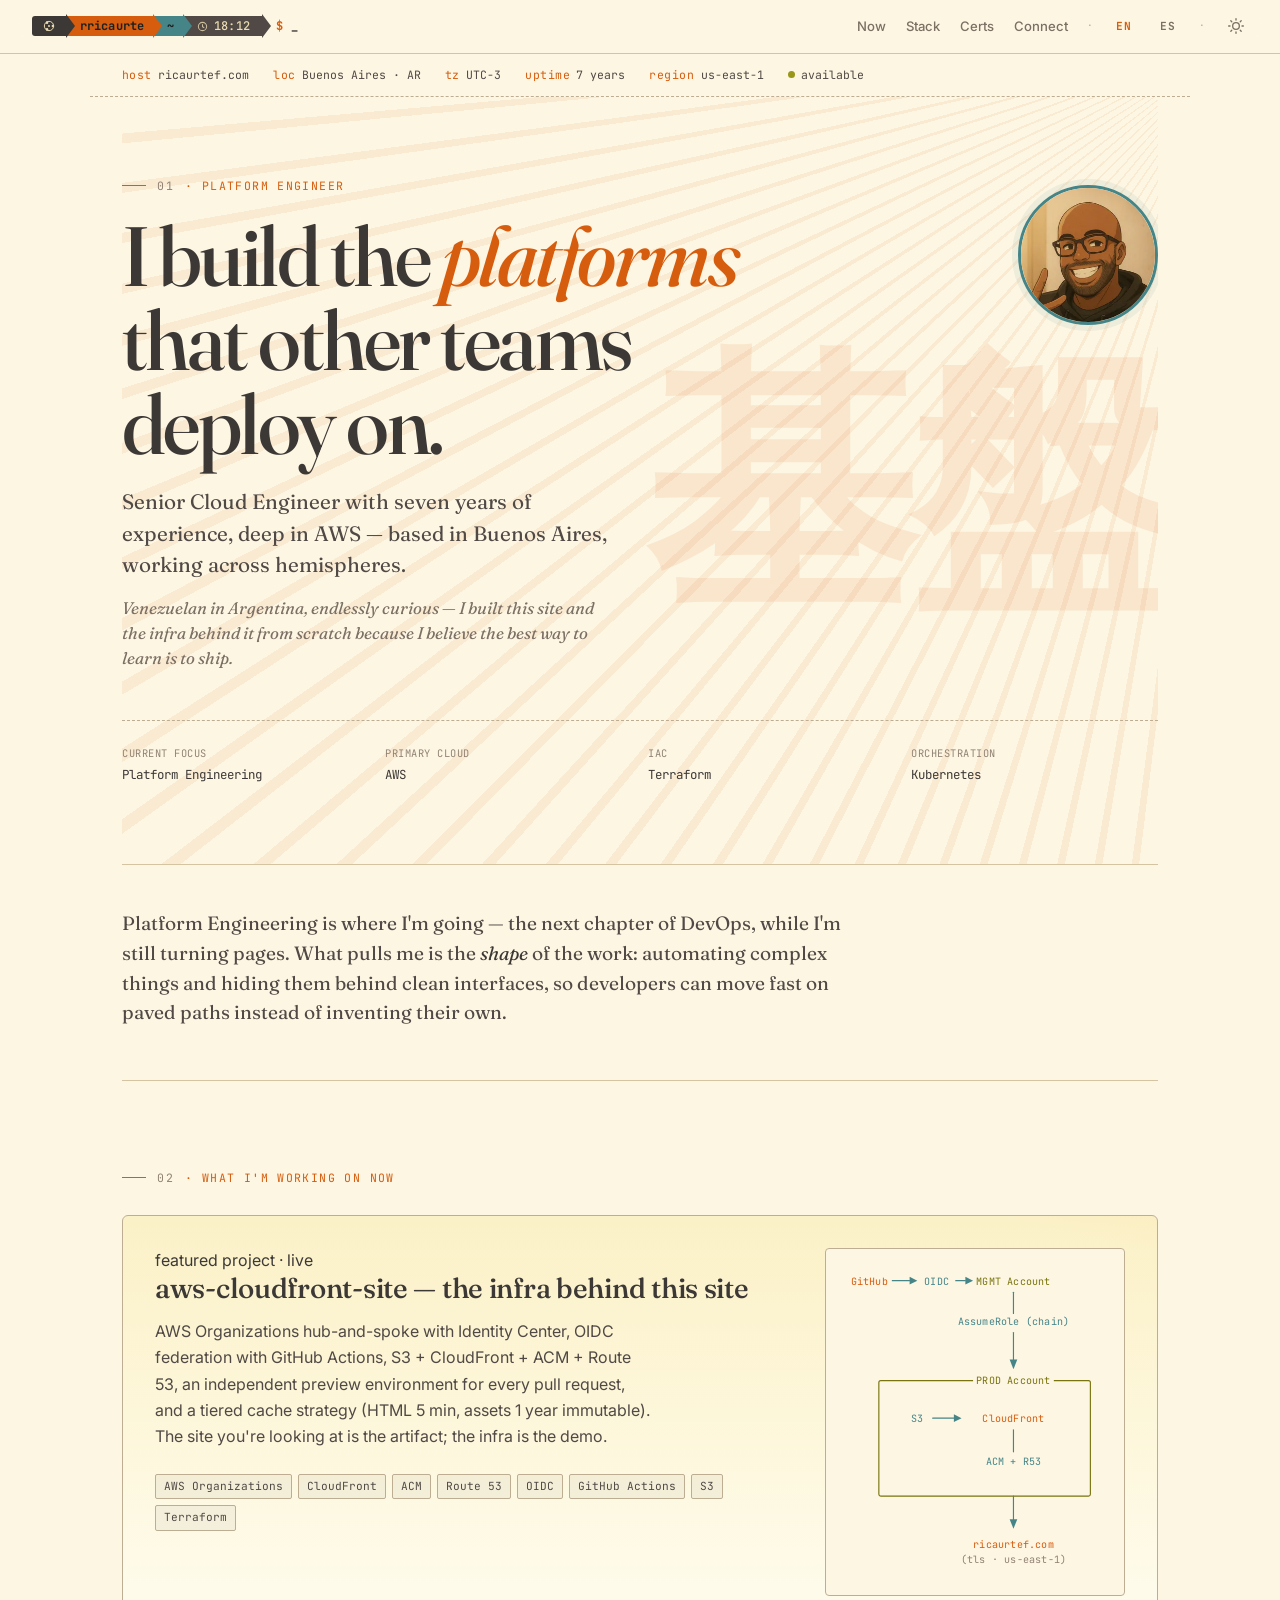
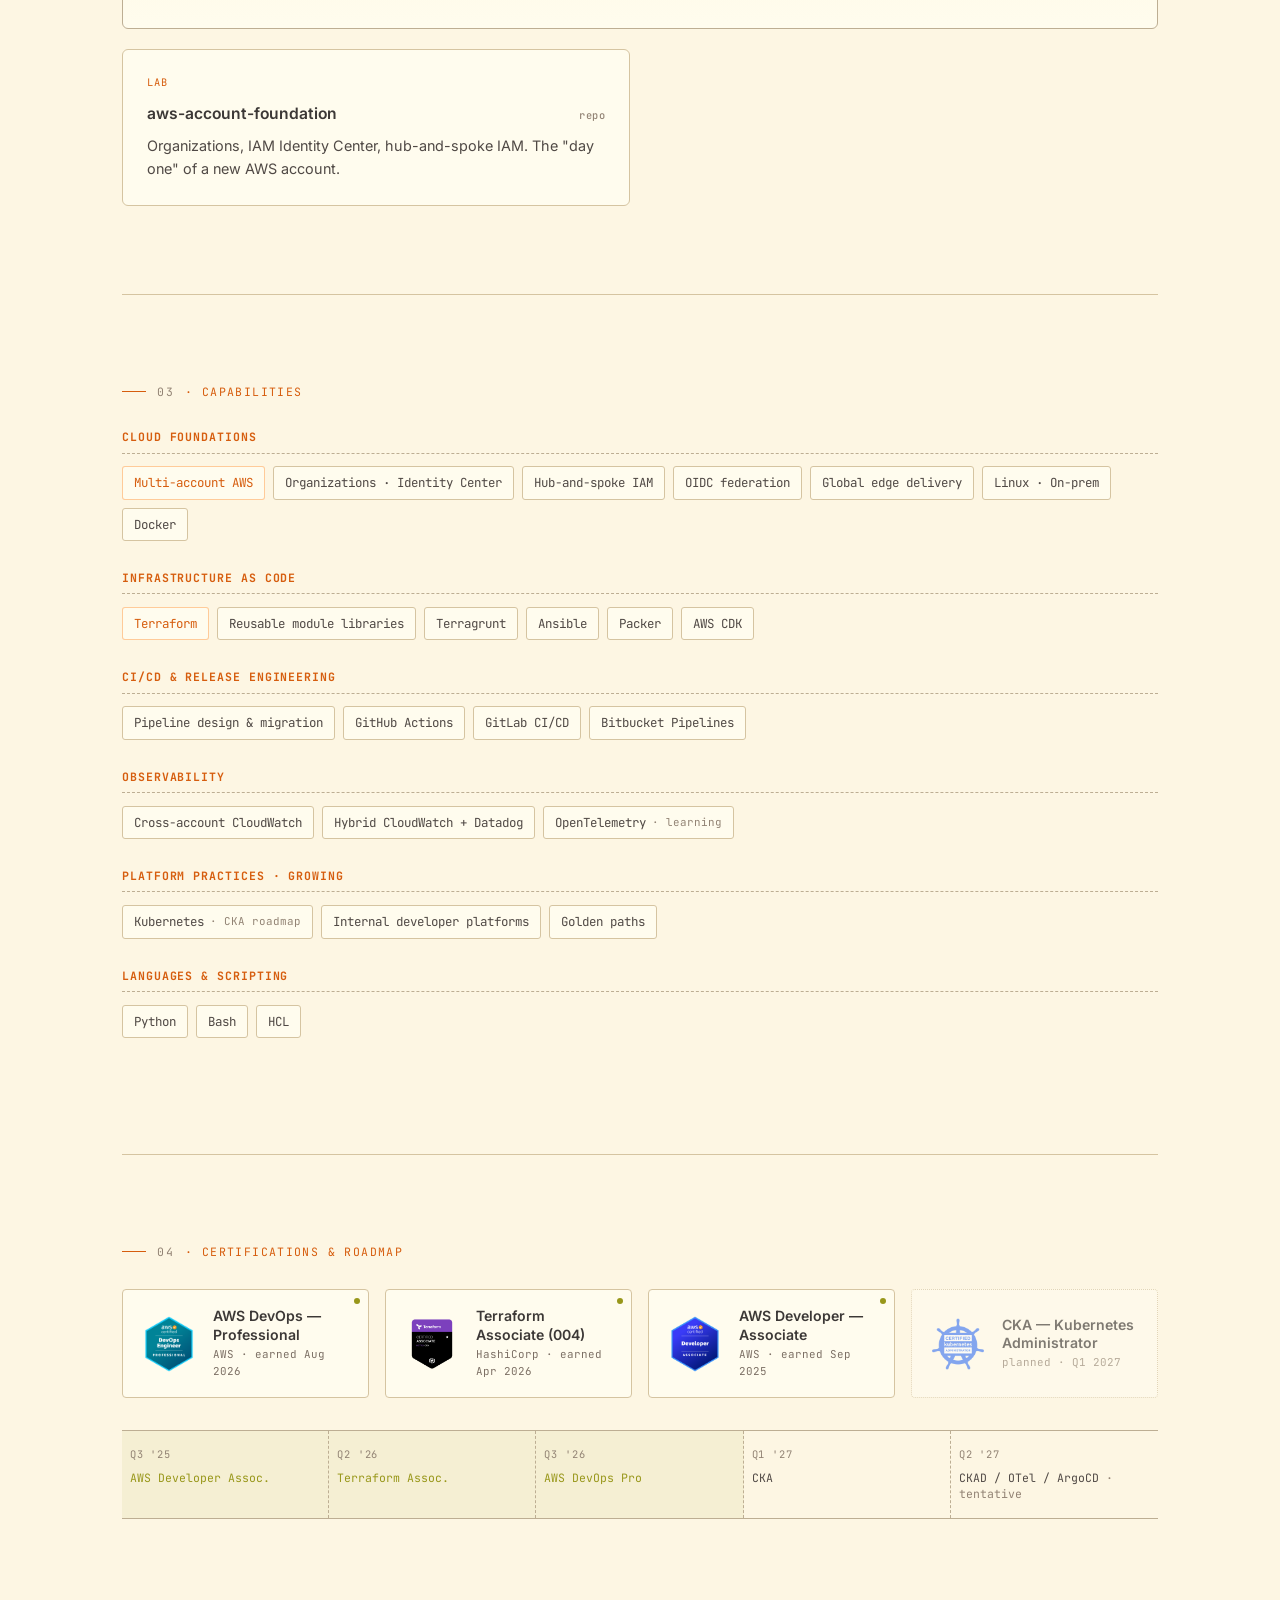
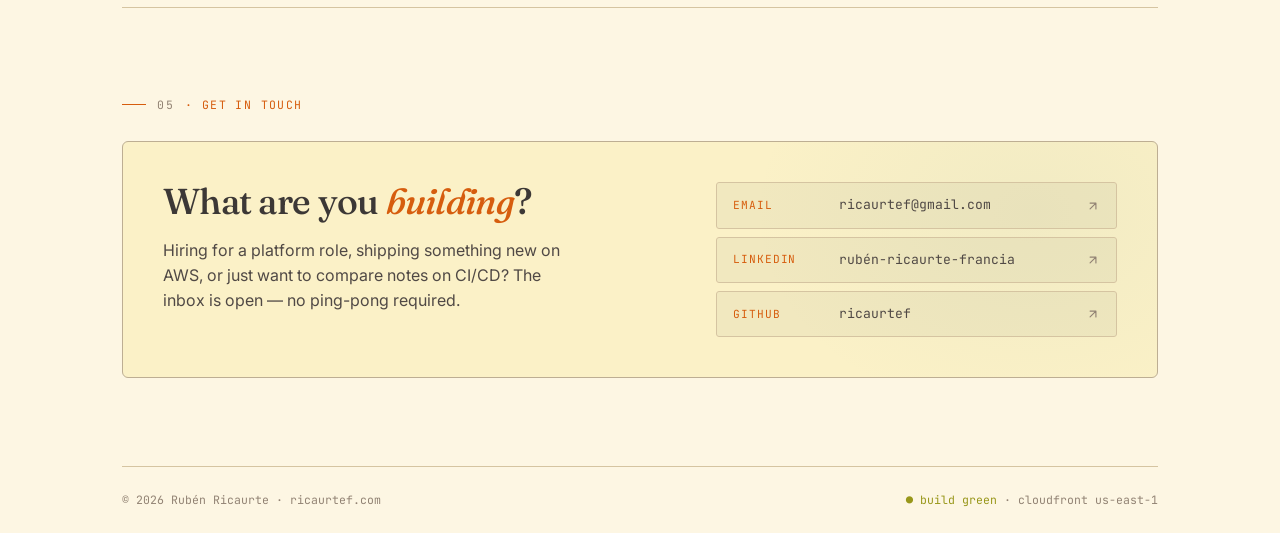
<file: index.html>
<!DOCTYPE html>
<html lang="en">
<head>
  <meta charset="UTF-8" />
  <meta name="viewport" content="width=device-width, initial-scale=1.0" />
  <title>Rubén Ricaurte — Platform Engineer</title>
  <meta name="description" content="Senior Cloud Engineer, seven years in AWS and heading toward Platform Engineering. The site you're on is the artifact; the infra behind it is the demo." />

  <link rel="canonical" href="https://ricaurtef.com/" />
  <link rel="alternate" hreflang="en" href="https://ricaurtef.com/" />
  <link rel="alternate" hreflang="es" href="https://ricaurtef.com/es/" />
  <link rel="alternate" hreflang="x-default" href="https://ricaurtef.com/" />

  <!-- Open Graph -->
  <meta property="og:type" content="website" />
  <meta property="og:url" content="https://ricaurtef.com/" />
  <meta property="og:title" content="Rubén Ricaurte — Platform Engineer" />
  <meta property="og:description" content="Senior Cloud Engineer, seven years in AWS and heading toward Platform Engineering. The site you're on is the artifact; the infra behind it is the demo." />
  <meta property="og:image" content="https://ricaurtef.com/img/og.jpg" />

  <!-- Twitter Card -->
  <meta name="twitter:card" content="summary_large_image" />
  <meta name="twitter:title" content="Rubén Ricaurte — Platform Engineer" />
  <meta name="twitter:description" content="Senior Cloud Engineer, seven years in AWS and heading toward Platform Engineering. The site you're on is the artifact; the infra behind it is the demo." />
  <meta name="twitter:image" content="https://ricaurtef.com/img/og.jpg" />

  <link rel="icon" type="image/svg+xml" href="img/favicon.svg" />
  <link rel="preconnect" href="https://fonts.googleapis.com" />
  <link rel="preconnect" href="https://fonts.gstatic.com" crossorigin />
  <link href="https://fonts.googleapis.com/css2?family=Fraunces:ital,opsz,wght@0,9..144,500;0,9..144,600;1,9..144,500&family=Inter:wght@300;400;500;600;700&family=JetBrains+Mono:wght@400;500;600;700&display=swap" rel="stylesheet" />
  <link rel="stylesheet" href="style.css" />
  <script src="theme.js"></script>
</head>
<body>

  <!-- ═══════════════════ HEADER ═══════════════════ -->
  <header class="header">
    <a href="#intro" class="prompt-logo" aria-label="ricaurtef.com — back to top">
      <span class="seg s1" aria-hidden="true" title="Ubuntu">
        <!-- Ubuntu circle-of-friends (cream on charcoal for legibility) -->
        <svg viewBox="0 0 16 16" fill="none">
          <circle cx="8"    cy="8"    r="6.2" stroke="#ebdbb2" stroke-width="1.3" fill="none"/>
          <circle cx="13.2" cy="8"    r="1.7" fill="#ebdbb2"/>
          <circle cx="5.4"  cy="3.5"  r="1.7" fill="#ebdbb2"/>
          <circle cx="5.4"  cy="12.5" r="1.7" fill="#ebdbb2"/>
          <circle cx="8"    cy="8"    r="1.3" fill="#ebdbb2"/>
        </svg>
      </span>
      <span class="seg s2">rricaurte</span>
      <span class="seg s3 hide-sm">~</span>
      <span class="seg s4 hide-sm" id="clock-seg">
        <svg viewBox="0 0 16 16" fill="none" stroke="currentColor" stroke-width="1.5" stroke-linecap="round"><circle cx="8" cy="8" r="6"/><path d="M8 5v3.2l2 1.3"/></svg>
        <span id="clock-txt">--:--</span>
      </span>
      <span class="seg s5">$<span class="cursor">_</span></span>
    </a>

    <nav class="nav" aria-label="Primary">
      <a class="nav-link" href="#now">Now</a>
      <a class="nav-link" href="#stack">Stack</a>
      <a class="nav-link" href="#certs">Certs</a>
      <a class="nav-link" href="#connect">Connect</a>
      <span class="sep" aria-hidden="true">·</span>
      <span class="lang-switch active">EN</span>
      <a class="lang-switch" href="es/">ES</a>
      <span class="sep" aria-hidden="true">·</span>
      <button class="theme-toggle" onclick="toggleTheme()" aria-label="Toggle theme">
        <svg class="icon-sun" viewBox="0 0 24 24" fill="none" stroke="currentColor" stroke-width="2" stroke-linecap="round" stroke-linejoin="round">
          <circle cx="12" cy="12" r="5"/><line x1="12" y1="1" x2="12" y2="3"/><line x1="12" y1="21" x2="12" y2="23"/><line x1="4.22" y1="4.22" x2="5.64" y2="5.64"/><line x1="18.36" y1="18.36" x2="19.78" y2="19.78"/><line x1="1" y1="12" x2="3" y2="12"/><line x1="21" y1="12" x2="23" y2="12"/><line x1="4.22" y1="19.78" x2="5.64" y2="18.36"/><line x1="18.36" y1="5.64" x2="19.78" y2="4.22"/>
        </svg>
        <svg class="icon-moon" viewBox="0 0 24 24" fill="none" stroke="currentColor" stroke-width="2" stroke-linecap="round" stroke-linejoin="round">
          <path d="M21 12.79A9 9 0 1 1 11.21 3 7 7 0 0 0 21 12.79z"/>
        </svg>
      </button>
    </nav>
  </header>

  <!-- ═══════════════════ NEOFETCH STRIP ═══════════════════ -->
  <div class="neofetch-strip" aria-label="status">
    <span class="nf"><span class="k">host</span><span class="v">ricaurtef.com</span></span>
    <span class="nf"><span class="k">loc</span><span class="v">Buenos Aires · AR</span></span>
    <span class="nf"><span class="k">tz</span><span class="v">UTC−3</span></span>
    <span class="nf"><span class="k">uptime</span><span class="v">7 years</span></span>
    <span class="nf"><span class="k">region</span><span class="v">us-east-1</span></span>
    <span class="nf"><span class="pulse"></span><span class="v">available</span></span>
  </div>

  <div class="wrap">

    <!-- ═══════════════════ HERO ═══════════════════ -->
    <section class="hero" id="intro">
      <p class="watermark" aria-hidden="true">基盤</p>
      <div class="hero-inner">
        <div class="hero-intro">
          <div class="eyebrow"><span class="num">01</span> · platform engineer</div>
          <h1>I build the <em>platforms</em> that other teams deploy on.</h1>
          <p class="lede">
            Senior Cloud Engineer with seven years of experience, deep in AWS —
            based in Buenos Aires, working across hemispheres.
          </p>
          <p class="lede">
            Venezuelan in Argentina, endlessly curious — I built this site and
            the infra behind it from scratch because I believe the best way to
            learn is to ship.
          </p>
        </div>
        <img class="hero-avatar" src="img/avatar.webp" alt="Rubén Ricaurte" />
      </div>

      <div class="hero-meta">
        <div class="cell"><div class="k">Current focus</div><div class="v">Platform Engineering</div></div>
        <div class="cell"><div class="k">Primary cloud</div><div class="v">AWS</div></div>
        <div class="cell"><div class="k">IaC</div><div class="v">Terraform</div></div>
        <div class="cell"><div class="k">Orchestration</div><div class="v">Kubernetes</div></div>
      </div>
    </section>

    <!-- ═══════════════════ APPROACH ═══════════════════ -->
    <aside class="approach" aria-label="approach">
      <p>
        Platform Engineering is where I'm going — the next chapter of DevOps,
        while I'm still turning pages. What pulls me is the <em>shape</em> of the
        work: automating complex things and hiding them behind clean interfaces,
        so developers can move fast on paved paths instead of inventing their
        own.
      </p>
    </aside>

    <!-- ═══════════════════ NOW ═══════════════════ -->
    <section id="now">
      <div class="eyebrow"><span class="num">02</span> · what I'm working on now</div>

      <div class="now-grid">

        <div class="feature">
          <div>
            <div class="kicker">featured project · live</div>
            <h3>aws-cloudfront-site — the infra behind this site</h3>
            <p class="lede">
              AWS Organizations hub-and-spoke with Identity Center, OIDC
              federation with GitHub Actions, S3 + CloudFront + ACM + Route 53,
              an independent preview environment for every pull request, and a
              tiered cache strategy (HTML 5 min, assets 1 year immutable).
              The site you're looking at is the artifact; the infra is the demo.
            </p>
            <div class="stack">
              <span class="chip">AWS Organizations</span>
              <span class="chip">CloudFront</span>
              <span class="chip">ACM</span>
              <span class="chip">Route 53</span>
              <span class="chip">OIDC</span>
              <span class="chip">GitHub Actions</span>
              <span class="chip">S3</span>
              <span class="chip">Terraform</span>
            </div>
          </div>
<svg class="arch-svg" viewBox="0 0 280 330" role="img" aria-labelledby="arch-title-en arch-desc-en">
  <title id="arch-title-en">aws-cloudfront-site architecture</title>
  <desc id="arch-desc-en">GitHub Actions federates via OIDC into the management AWS account, chains roles into the production account hosting S3 behind CloudFront with ACM and Route 53, serving ricaurtef.com over TLS in us-east-1.</desc>

  <text class="t hl" x="30" y="22" text-anchor="middle">GitHub</text>
  <line class="s" x1="54" y1="18" x2="72" y2="18"/>
  <polygon class="a" points="72,14 80,18 72,22"/>
  <text class="t" x="100" y="22" text-anchor="middle">OIDC</text>
  <line class="s" x1="120" y1="18" x2="130" y2="18"/>
  <polygon class="a" points="130,14 138,18 130,22"/>
  <text class="t hl-g" x="180" y="22" text-anchor="middle">MGMT Account</text>

  <line class="s" x1="180" y1="30" x2="180" y2="52"/>
  <text class="t" x="180" y="64" text-anchor="middle">AssumeRole (chain)</text>
  <line class="s" x1="180" y1="72" x2="180" y2="102"/>
  <polygon class="a" points="176,100 184,100 180,110"/>

  <rect class="s s-g" x="40" y="122" width="220" height="120" rx="2"/>
  <rect class="bg-mask" x="138" y="116" width="84" height="12"/>
  <text class="t hl-g" x="180" y="125" text-anchor="middle">PROD Account</text>

  <text class="t" x="80" y="165" text-anchor="middle">S3</text>
  <line class="s" x1="96" y1="161" x2="118" y2="161"/>
  <polygon class="a" points="118,157 126,161 118,165"/>
  <text class="t hl" x="180" y="165" text-anchor="middle">CloudFront</text>

  <line class="s" x1="180" y1="173" x2="180" y2="196"/>
  <text class="t" x="180" y="210" text-anchor="middle">ACM + R53</text>

  <line class="s" x1="180" y1="242" x2="180" y2="268"/>
  <polygon class="a" points="176,266 184,266 180,276"/>

  <text class="t hl" x="180" y="296" text-anchor="middle">ricaurtef.com</text>
  <text class="t dim" x="180" y="312" text-anchor="middle">(tls · us-east-1)</text>
</svg>
        </div>

        <a class="card half" href="https://github.com/ricaurtef/aws-account-foundation" target="_blank" rel="noopener noreferrer" style="text-decoration:none;">
          <div class="kicker">lab</div>
          <h3>aws-account-foundation <span class="meta">repo</span></h3>
          <p>Organizations, IAM Identity Center, hub-and-spoke IAM. The "day one" of a new AWS account.</p>
        </a>

      </div>
    </section>

    <!-- ═══════════════════ STACK ═══════════════════ -->
    <section id="stack">
      <div class="eyebrow"><span class="num">03</span> · capabilities</div>

      <div class="skill-group">
        <h4>Cloud foundations</h4>
        <div class="skill-row">
          <span class="skill primary">Multi-account AWS</span>
          <span class="skill">Organizations · Identity Center</span>
          <span class="skill">Hub-and-spoke IAM</span>
          <span class="skill">OIDC federation</span>
          <span class="skill">Global edge delivery</span>
          <span class="skill">Linux · On-prem</span>
          <span class="skill">Docker</span>
        </div>
      </div>

      <div class="skill-group">
        <h4>Infrastructure as Code</h4>
        <div class="skill-row">
          <span class="skill primary">Terraform</span>
          <span class="skill">Reusable module libraries</span>
          <span class="skill">Terragrunt</span>
          <span class="skill">Ansible</span>
          <span class="skill">Packer</span>
          <span class="skill">AWS CDK</span>
        </div>
      </div>

      <div class="skill-group">
        <h4>CI/CD &amp; release engineering</h4>
        <div class="skill-row">
          <span class="skill">Pipeline design &amp; migration</span>
          <span class="skill">GitHub Actions</span>
          <span class="skill">GitLab CI/CD</span>
          <span class="skill">Bitbucket Pipelines</span>
        </div>
      </div>

      <div class="skill-group">
        <h4>Observability</h4>
        <div class="skill-row">
          <span class="skill">Cross-account CloudWatch</span>
          <span class="skill">Hybrid CloudWatch + Datadog</span>
          <span class="skill">OpenTelemetry <span class="lvl">· learning</span></span>
        </div>
      </div>

      <div class="skill-group">
        <h4>Platform practices <span class="lvl">· growing</span></h4>
        <div class="skill-row">
          <span class="skill">Kubernetes <span class="lvl">· CKA roadmap</span></span>
          <span class="skill">Internal developer platforms</span>
          <span class="skill">Golden paths</span>
        </div>
      </div>

      <div class="skill-group">
        <h4>Languages &amp; scripting</h4>
        <div class="skill-row">
          <span class="skill">Python</span>
          <span class="skill">Bash</span>
          <span class="skill">HCL</span>
        </div>
      </div>
    </section>

    <!-- ═══════════════════ CERTS ═══════════════════ -->
    <section id="certs">
      <div class="eyebrow"><span class="num">04</span> · certifications &amp; roadmap</div>

      <div class="cert-shelf">
        <a class="cert status-earned" href="https://www.credly.com/badges/eb69a50b-6191-4681-96ca-ad3ba64438e4/public_url" target="_blank" rel="noopener noreferrer">
          <span class="corner" aria-hidden="true"></span>
          <img src="img/certs/aws-devops-professional.png" alt="AWS Certified DevOps Engineer — Professional">
          <div>
            <div class="name">AWS DevOps — Professional</div>
            <div class="meta">AWS · earned Aug 2026</div>
          </div>
        </a>
        <a class="cert status-earned" href="https://www.credly.com/badges/6fa71384-4bfa-4c03-b66c-ac3dedd6403c/public_url" target="_blank" rel="noopener noreferrer">
          <span class="corner" aria-hidden="true"></span>
          <img src="img/certs/terraform-associate.png" alt="HashiCorp Certified: Terraform Associate (004)">
          <div>
            <div class="name">Terraform Associate (004)</div>
            <div class="meta">HashiCorp · earned Apr 2026</div>
          </div>
        </a>
        <a class="cert status-earned" href="https://www.credly.com/badges/abbc6a1b-775e-4097-94bd-52cd3ce60ea1/public_url" target="_blank" rel="noopener noreferrer">
          <span class="corner" aria-hidden="true"></span>
          <img src="img/certs/aws-developer-associate.png" alt="AWS Certified Developer — Associate">
          <div>
            <div class="name">AWS Developer — Associate</div>
            <div class="meta">AWS · earned Sep 2025</div>
          </div>
        </a>
        <div class="cert status-planned">
          <img src="img/certs/cka.png" alt="CKA: Certified Kubernetes Administrator">
          <div>
            <div class="name">CKA — Kubernetes Administrator</div>
            <div class="meta">planned · Q1 2027</div>
          </div>
        </div>
      </div>

      <div class="roadmap">
        <div class="roadmap-track">
          <div class="roadmap-cell done"><div class="q">Q3 '25</div><div class="item">AWS Developer Assoc.</div></div>
          <div class="roadmap-cell done"><div class="q">Q2 '26</div><div class="item">Terraform Assoc.</div></div>
          <div class="roadmap-cell done"><div class="q">Q3 '26</div><div class="item">AWS DevOps Pro</div></div>
          <div class="roadmap-cell"><div class="q">Q1 '27</div><div class="item">CKA</div></div>
          <div class="roadmap-cell"><div class="q">Q2 '27</div><div class="item">CKAD / OTel / ArgoCD <span class="tentative">· tentative</span></div></div>
        </div>
      </div>
    </section>

    <!-- ═══════════════════ CONNECT ═══════════════════ -->
    <section id="connect">
      <div class="eyebrow"><span class="num">05</span> · get in touch</div>

      <div class="connect-cta">
        <div>
          <h2>What are you <em>building</em>?</h2>
          <p>
            Hiring for a platform role, shipping something new on AWS, or just
            want to compare notes on CI/CD? The inbox is open — no ping-pong
            required.
          </p>
        </div>
        <div class="contact-list">
          <a class="contact-row" href="mailto:ricaurtef@gmail.com">
            <span class="k">email</span>
            <span class="v">ricaurtef@gmail.com</span>
            <svg viewBox="0 0 24 24" fill="none" stroke="currentColor" stroke-width="2"><path d="M7 17L17 7M17 7H7M17 7v10" stroke-linecap="round" stroke-linejoin="round"/></svg>
          </a>
          <a class="contact-row" href="https://linkedin.com/in/rubén-ricaurte-francia-0583b5127" target="_blank" rel="noopener noreferrer">
            <span class="k">linkedin</span>
            <span class="v">rubén-ricaurte-francia</span>
            <svg viewBox="0 0 24 24" fill="none" stroke="currentColor" stroke-width="2"><path d="M7 17L17 7M17 7H7M17 7v10" stroke-linecap="round" stroke-linejoin="round"/></svg>
          </a>
          <a class="contact-row" href="https://github.com/ricaurtef" target="_blank" rel="noopener noreferrer">
            <span class="k">github</span>
            <span class="v">ricaurtef</span>
            <svg viewBox="0 0 24 24" fill="none" stroke="currentColor" stroke-width="2"><path d="M7 17L17 7M17 7H7M17 7v10" stroke-linecap="round" stroke-linejoin="round"/></svg>
          </a>
        </div>
      </div>
    </section>

  </div>

  <!-- ═══════════════════ FOOT ═══════════════════ -->
  <footer class="foot">
    <div class="trail">&copy; 2026 Rubén Ricaurte · ricaurtef.com</div>
    <div class="build">
      <span class="ok">● build green</span>
      <span>·</span>
      <span>cloudfront us-east-1</span>
    </div>
  </footer>

  <script>
    (function () {
      function updateClock() {
        var d  = new Date();
        var hh = String(d.getHours()).padStart(2, '0');
        var mm = String(d.getMinutes()).padStart(2, '0');
        var el = document.getElementById('clock-txt');
        if (el) el.textContent = hh + ':' + mm;
      }
      updateClock();
      setInterval(updateClock, 30000);
    })();
  </script>

</body>
</html>
</file>
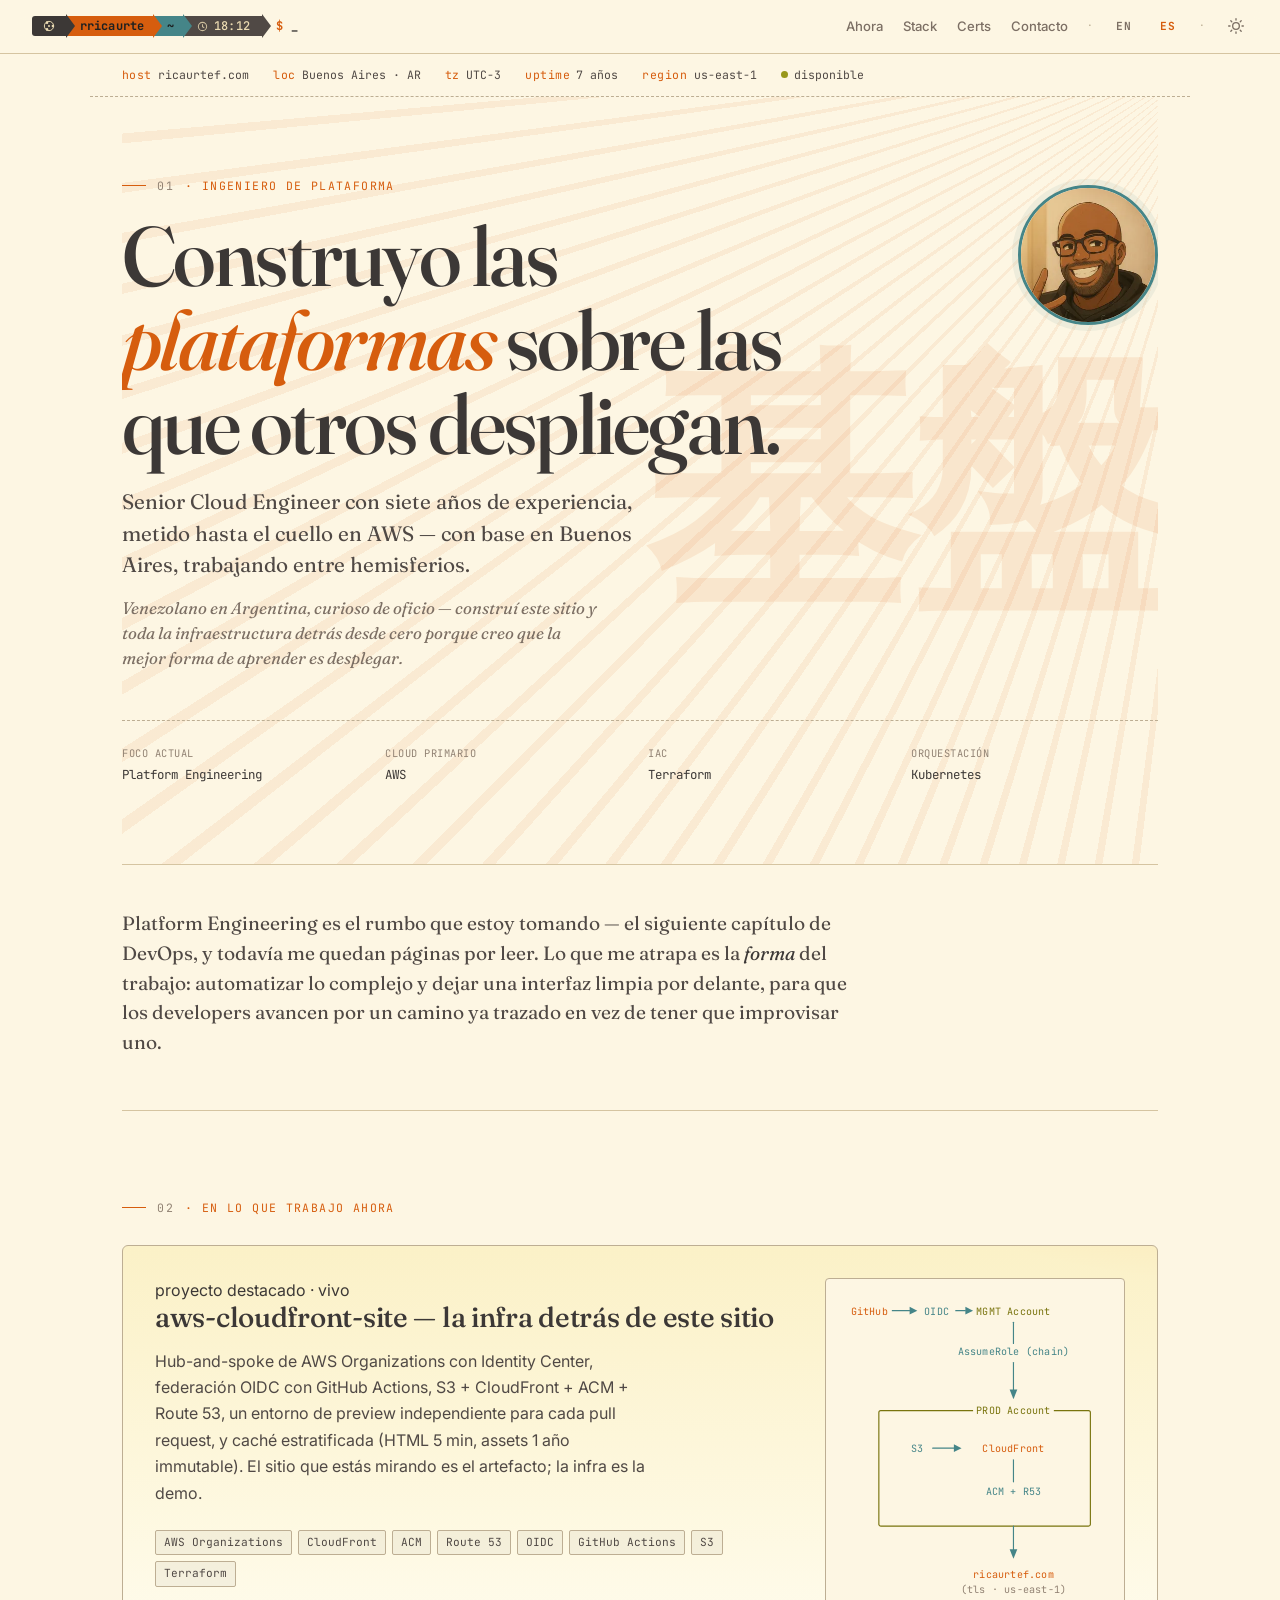
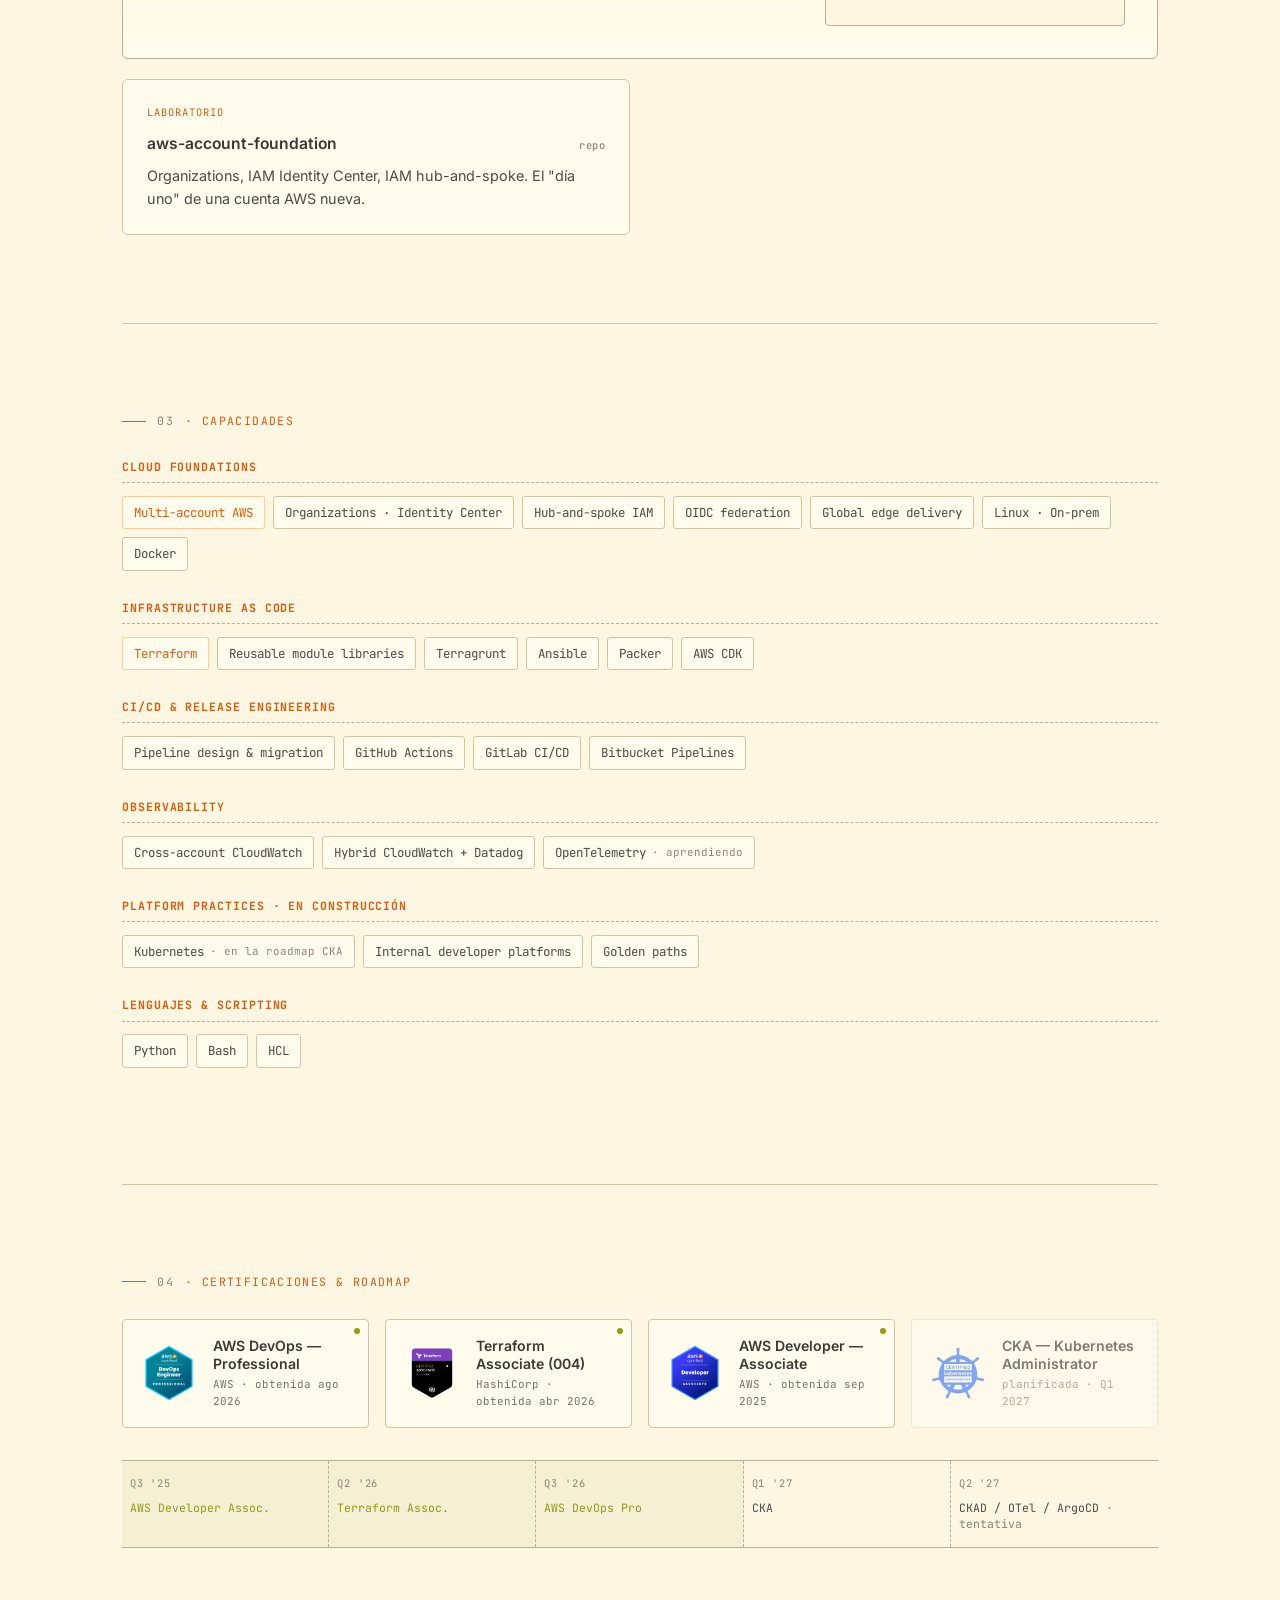
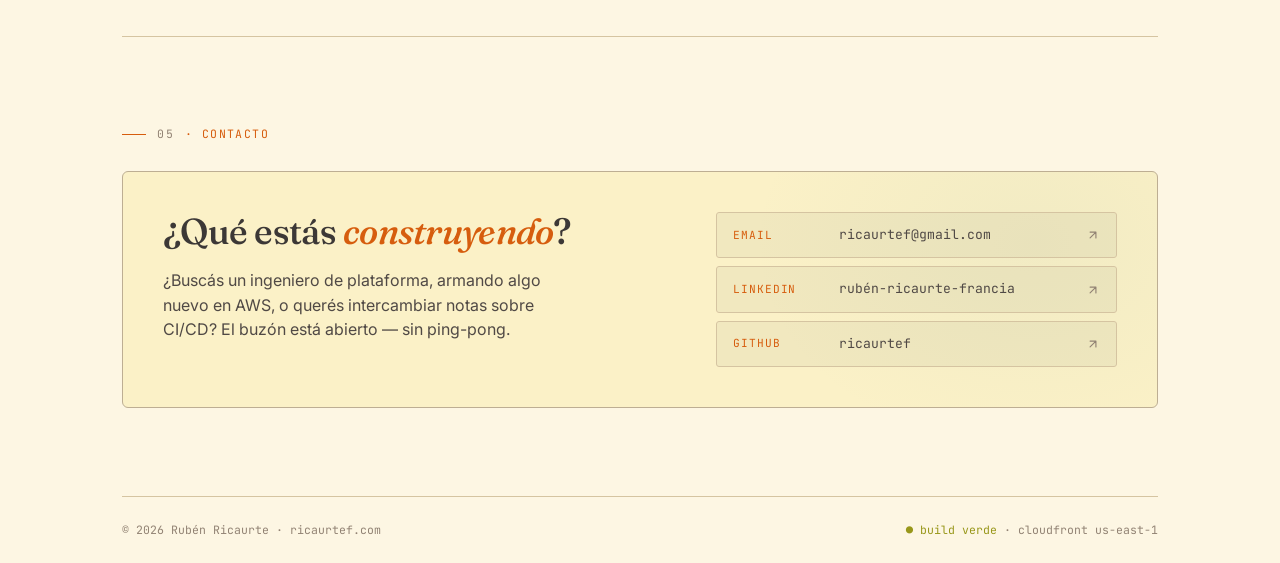
<file: es/index.html>
<!DOCTYPE html>
<html lang="es">
<head>
  <meta charset="UTF-8" />
  <meta name="viewport" content="width=device-width, initial-scale=1.0" />
  <title>Rubén Ricaurte — Ingeniero de Plataforma</title>
  <meta name="description" content="Senior Cloud Engineer, siete años en AWS y rumbo a Platform Engineering. El sitio que estás viendo es el artefacto; la infra detrás es la demo." />

  <link rel="canonical" href="https://ricaurtef.com/es/" />
  <link rel="alternate" hreflang="en" href="https://ricaurtef.com/" />
  <link rel="alternate" hreflang="es" href="https://ricaurtef.com/es/" />
  <link rel="alternate" hreflang="x-default" href="https://ricaurtef.com/" />

  <!-- Open Graph -->
  <meta property="og:type" content="website" />
  <meta property="og:url" content="https://ricaurtef.com/es/" />
  <meta property="og:title" content="Rubén Ricaurte — Ingeniero de Plataforma" />
  <meta property="og:description" content="Senior Cloud Engineer, siete años en AWS y rumbo a Platform Engineering. El sitio que estás viendo es el artefacto; la infra detrás es la demo." />
  <meta property="og:image" content="https://ricaurtef.com/img/og.jpg" />

  <!-- Twitter Card -->
  <meta name="twitter:card" content="summary_large_image" />
  <meta name="twitter:title" content="Rubén Ricaurte — Ingeniero de Plataforma" />
  <meta name="twitter:description" content="Senior Cloud Engineer, siete años en AWS y rumbo a Platform Engineering. El sitio que estás viendo es el artefacto; la infra detrás es la demo." />
  <meta name="twitter:image" content="https://ricaurtef.com/img/og.jpg" />

  <link rel="icon" type="image/svg+xml" href="/img/favicon.svg" />
  <link rel="preconnect" href="https://fonts.googleapis.com" />
  <link rel="preconnect" href="https://fonts.gstatic.com" crossorigin />
  <link href="https://fonts.googleapis.com/css2?family=Fraunces:ital,opsz,wght@0,9..144,500;0,9..144,600;1,9..144,500&family=Inter:wght@300;400;500;600;700&family=JetBrains+Mono:wght@400;500;600;700&display=swap" rel="stylesheet" />
  <link rel="stylesheet" href="/style.css" />
  <script src="/theme.js"></script>
</head>
<body>

  <!-- ═══════════════════ HEADER ═══════════════════ -->
  <header class="header">
    <a href="#intro" class="prompt-logo" aria-label="ricaurtef.com — inicio">
      <span class="seg s1" aria-hidden="true" title="Ubuntu">
        <svg viewBox="0 0 16 16" fill="none">
          <circle cx="8"    cy="8"    r="6.2" stroke="#ebdbb2" stroke-width="1.3" fill="none"/>
          <circle cx="13.2" cy="8"    r="1.7" fill="#ebdbb2"/>
          <circle cx="5.4"  cy="3.5"  r="1.7" fill="#ebdbb2"/>
          <circle cx="5.4"  cy="12.5" r="1.7" fill="#ebdbb2"/>
          <circle cx="8"    cy="8"    r="1.3" fill="#ebdbb2"/>
        </svg>
      </span>
      <span class="seg s2">rricaurte</span>
      <span class="seg s3 hide-sm">~</span>
      <span class="seg s4 hide-sm" id="clock-seg">
        <svg viewBox="0 0 16 16" fill="none" stroke="currentColor" stroke-width="1.5" stroke-linecap="round"><circle cx="8" cy="8" r="6"/><path d="M8 5v3.2l2 1.3"/></svg>
        <span id="clock-txt">--:--</span>
      </span>
      <span class="seg s5">$<span class="cursor">_</span></span>
    </a>

    <nav class="nav" aria-label="Principal">
      <a class="nav-link" href="#now">Ahora</a>
      <a class="nav-link" href="#stack">Stack</a>
      <a class="nav-link" href="#certs">Certs</a>
      <a class="nav-link" href="#connect">Contacto</a>
      <span class="sep" aria-hidden="true">·</span>
      <a class="lang-switch" href="/">EN</a>
      <span class="lang-switch active">ES</span>
      <span class="sep" aria-hidden="true">·</span>
      <button class="theme-toggle" onclick="toggleTheme()" aria-label="Cambiar tema">
        <svg class="icon-sun" viewBox="0 0 24 24" fill="none" stroke="currentColor" stroke-width="2" stroke-linecap="round" stroke-linejoin="round">
          <circle cx="12" cy="12" r="5"/><line x1="12" y1="1" x2="12" y2="3"/><line x1="12" y1="21" x2="12" y2="23"/><line x1="4.22" y1="4.22" x2="5.64" y2="5.64"/><line x1="18.36" y1="18.36" x2="19.78" y2="19.78"/><line x1="1" y1="12" x2="3" y2="12"/><line x1="21" y1="12" x2="23" y2="12"/><line x1="4.22" y1="19.78" x2="5.64" y2="18.36"/><line x1="18.36" y1="5.64" x2="19.78" y2="4.22"/>
        </svg>
        <svg class="icon-moon" viewBox="0 0 24 24" fill="none" stroke="currentColor" stroke-width="2" stroke-linecap="round" stroke-linejoin="round">
          <path d="M21 12.79A9 9 0 1 1 11.21 3 7 7 0 0 0 21 12.79z"/>
        </svg>
      </button>
    </nav>
  </header>

  <!-- ═══════════════════ NEOFETCH STRIP ═══════════════════ -->
  <div class="neofetch-strip" aria-label="estado">
    <span class="nf"><span class="k">host</span><span class="v">ricaurtef.com</span></span>
    <span class="nf"><span class="k">loc</span><span class="v">Buenos Aires · AR</span></span>
    <span class="nf"><span class="k">tz</span><span class="v">UTC−3</span></span>
    <span class="nf"><span class="k">uptime</span><span class="v">7 años</span></span>
    <span class="nf"><span class="k">region</span><span class="v">us-east-1</span></span>
    <span class="nf"><span class="pulse"></span><span class="v">disponible</span></span>
  </div>

  <div class="wrap">

    <!-- ═══════════════════ HERO ═══════════════════ -->
    <section class="hero" id="intro">
      <p class="watermark" aria-hidden="true">基盤</p>
      <div class="hero-inner">
        <div class="hero-intro">
          <div class="eyebrow"><span class="num">01</span> · ingeniero de plataforma</div>
          <h1>Construyo las <em>plataformas</em> sobre las que otros despliegan.</h1>
          <p class="lede">
            Senior Cloud Engineer con siete años de experiencia, metido hasta
            el cuello en AWS — con base en Buenos Aires, trabajando entre
            hemisferios.
          </p>
          <p class="lede">
            Venezolano en Argentina, curioso de oficio — construí este sitio y
            toda la infraestructura detrás desde cero porque creo que la mejor
            forma de aprender es desplegar.
          </p>
        </div>
        <img class="hero-avatar" src="/img/avatar.webp" alt="Rubén Ricaurte" />
      </div>

      <div class="hero-meta">
        <div class="cell"><div class="k">Foco actual</div><div class="v">Platform Engineering</div></div>
        <div class="cell"><div class="k">Cloud primario</div><div class="v">AWS</div></div>
        <div class="cell"><div class="k">IaC</div><div class="v">Terraform</div></div>
        <div class="cell"><div class="k">Orquestación</div><div class="v">Kubernetes</div></div>
      </div>
    </section>

    <!-- ═══════════════════ APPROACH ═══════════════════ -->
    <aside class="approach" aria-label="enfoque">
      <p>
        Platform Engineering es el rumbo que estoy tomando — el siguiente
        capítulo de DevOps, y todavía me quedan páginas por leer. Lo que me
        atrapa es la <em>forma</em> del trabajo: automatizar lo complejo y
        dejar una interfaz limpia por delante, para que los developers avancen
        por un camino ya trazado en vez de tener que improvisar uno.
      </p>
    </aside>

    <!-- ═══════════════════ NOW ═══════════════════ -->
    <section id="now">
      <div class="eyebrow"><span class="num">02</span> · en lo que trabajo ahora</div>

      <div class="now-grid">

        <div class="feature">
          <div>
            <div class="kicker">proyecto destacado · vivo</div>
            <h3>aws-cloudfront-site — la infra detrás de este sitio</h3>
            <p class="lede">
              Hub-and-spoke de AWS Organizations con Identity Center, federación
              OIDC con GitHub Actions, S3 + CloudFront + ACM + Route 53, un
              entorno de preview independiente para cada pull request, y caché
              estratificada (HTML 5 min, assets 1 año immutable).
              El sitio que estás mirando es el artefacto; la infra es la demo.
            </p>
            <div class="stack">
              <span class="chip">AWS Organizations</span>
              <span class="chip">CloudFront</span>
              <span class="chip">ACM</span>
              <span class="chip">Route 53</span>
              <span class="chip">OIDC</span>
              <span class="chip">GitHub Actions</span>
              <span class="chip">S3</span>
              <span class="chip">Terraform</span>
            </div>
          </div>
<svg class="arch-svg" viewBox="0 0 280 330" role="img" aria-labelledby="arch-title-es arch-desc-es">
  <title id="arch-title-es">arquitectura de aws-cloudfront-site</title>
  <desc id="arch-desc-es">GitHub Actions federa vía OIDC a la cuenta AWS de management, encadena roles hacia la cuenta de producción que aloja S3 detrás de CloudFront con ACM y Route 53, sirviendo ricaurtef.com sobre TLS en us-east-1.</desc>

  <text class="t hl" x="30" y="22" text-anchor="middle">GitHub</text>
  <line class="s" x1="54" y1="18" x2="72" y2="18"/>
  <polygon class="a" points="72,14 80,18 72,22"/>
  <text class="t" x="100" y="22" text-anchor="middle">OIDC</text>
  <line class="s" x1="120" y1="18" x2="130" y2="18"/>
  <polygon class="a" points="130,14 138,18 130,22"/>
  <text class="t hl-g" x="180" y="22" text-anchor="middle">MGMT Account</text>

  <line class="s" x1="180" y1="30" x2="180" y2="52"/>
  <text class="t" x="180" y="64" text-anchor="middle">AssumeRole (chain)</text>
  <line class="s" x1="180" y1="72" x2="180" y2="102"/>
  <polygon class="a" points="176,100 184,100 180,110"/>

  <rect class="s s-g" x="40" y="122" width="220" height="120" rx="2"/>
  <rect class="bg-mask" x="138" y="116" width="84" height="12"/>
  <text class="t hl-g" x="180" y="125" text-anchor="middle">PROD Account</text>

  <text class="t" x="80" y="165" text-anchor="middle">S3</text>
  <line class="s" x1="96" y1="161" x2="118" y2="161"/>
  <polygon class="a" points="118,157 126,161 118,165"/>
  <text class="t hl" x="180" y="165" text-anchor="middle">CloudFront</text>

  <line class="s" x1="180" y1="173" x2="180" y2="196"/>
  <text class="t" x="180" y="210" text-anchor="middle">ACM + R53</text>

  <line class="s" x1="180" y1="242" x2="180" y2="268"/>
  <polygon class="a" points="176,266 184,266 180,276"/>

  <text class="t hl" x="180" y="296" text-anchor="middle">ricaurtef.com</text>
  <text class="t dim" x="180" y="312" text-anchor="middle">(tls · us-east-1)</text>
</svg>
        </div>

        <a class="card half" href="https://github.com/ricaurtef/aws-account-foundation" target="_blank" rel="noopener noreferrer" style="text-decoration:none;">
          <div class="kicker">laboratorio</div>
          <h3>aws-account-foundation <span class="meta">repo</span></h3>
          <p>Organizations, IAM Identity Center, IAM hub-and-spoke. El "día uno" de una cuenta AWS nueva.</p>
        </a>

      </div>
    </section>

    <!-- ═══════════════════ STACK ═══════════════════ -->
    <section id="stack">
      <div class="eyebrow"><span class="num">03</span> · capacidades</div>

      <div class="skill-group">
        <h4>Cloud foundations</h4>
        <div class="skill-row">
          <span class="skill primary">Multi-account AWS</span>
          <span class="skill">Organizations · Identity Center</span>
          <span class="skill">Hub-and-spoke IAM</span>
          <span class="skill">OIDC federation</span>
          <span class="skill">Global edge delivery</span>
          <span class="skill">Linux · On-prem</span>
          <span class="skill">Docker</span>
        </div>
      </div>

      <div class="skill-group">
        <h4>Infrastructure as Code</h4>
        <div class="skill-row">
          <span class="skill primary">Terraform</span>
          <span class="skill">Reusable module libraries</span>
          <span class="skill">Terragrunt</span>
          <span class="skill">Ansible</span>
          <span class="skill">Packer</span>
          <span class="skill">AWS CDK</span>
        </div>
      </div>

      <div class="skill-group">
        <h4>CI/CD &amp; release engineering</h4>
        <div class="skill-row">
          <span class="skill">Pipeline design &amp; migration</span>
          <span class="skill">GitHub Actions</span>
          <span class="skill">GitLab CI/CD</span>
          <span class="skill">Bitbucket Pipelines</span>
        </div>
      </div>

      <div class="skill-group">
        <h4>Observability</h4>
        <div class="skill-row">
          <span class="skill">Cross-account CloudWatch</span>
          <span class="skill">Hybrid CloudWatch + Datadog</span>
          <span class="skill">OpenTelemetry <span class="lvl">· aprendiendo</span></span>
        </div>
      </div>

      <div class="skill-group">
        <h4>Platform practices <span class="lvl">· en construcción</span></h4>
        <div class="skill-row">
          <span class="skill">Kubernetes <span class="lvl">· en la roadmap CKA</span></span>
          <span class="skill">Internal developer platforms</span>
          <span class="skill">Golden paths</span>
        </div>
      </div>

      <div class="skill-group">
        <h4>Lenguajes &amp; scripting</h4>
        <div class="skill-row">
          <span class="skill">Python</span>
          <span class="skill">Bash</span>
          <span class="skill">HCL</span>
        </div>
      </div>
    </section>

    <!-- ═══════════════════ CERTS ═══════════════════ -->
    <section id="certs">
      <div class="eyebrow"><span class="num">04</span> · certificaciones &amp; roadmap</div>

      <div class="cert-shelf">
        <a class="cert status-earned" href="https://www.credly.com/badges/eb69a50b-6191-4681-96ca-ad3ba64438e4/public_url" target="_blank" rel="noopener noreferrer">
          <span class="corner" aria-hidden="true"></span>
          <img src="/img/certs/aws-devops-professional.png" alt="AWS Certified DevOps Engineer — Professional">
          <div>
            <div class="name">AWS DevOps — Professional</div>
            <div class="meta">AWS · obtenida ago 2026</div>
          </div>
        </a>
        <a class="cert status-earned" href="https://www.credly.com/badges/6fa71384-4bfa-4c03-b66c-ac3dedd6403c/public_url" target="_blank" rel="noopener noreferrer">
          <span class="corner" aria-hidden="true"></span>
          <img src="/img/certs/terraform-associate.png" alt="HashiCorp Certified: Terraform Associate (004)">
          <div>
            <div class="name">Terraform Associate (004)</div>
            <div class="meta">HashiCorp · obtenida abr 2026</div>
          </div>
        </a>
        <a class="cert status-earned" href="https://www.credly.com/badges/abbc6a1b-775e-4097-94bd-52cd3ce60ea1/public_url" target="_blank" rel="noopener noreferrer">
          <span class="corner" aria-hidden="true"></span>
          <img src="/img/certs/aws-developer-associate.png" alt="AWS Certified Developer — Associate">
          <div>
            <div class="name">AWS Developer — Associate</div>
            <div class="meta">AWS · obtenida sep 2025</div>
          </div>
        </a>
        <div class="cert status-planned">
          <img src="/img/certs/cka.png" alt="CKA: Certified Kubernetes Administrator">
          <div>
            <div class="name">CKA — Kubernetes Administrator</div>
            <div class="meta">planificada · Q1 2027</div>
          </div>
        </div>
      </div>

      <div class="roadmap">
        <div class="roadmap-track">
          <div class="roadmap-cell done"><div class="q">Q3 '25</div><div class="item">AWS Developer Assoc.</div></div>
          <div class="roadmap-cell done"><div class="q">Q2 '26</div><div class="item">Terraform Assoc.</div></div>
          <div class="roadmap-cell done"><div class="q">Q3 '26</div><div class="item">AWS DevOps Pro</div></div>
          <div class="roadmap-cell"><div class="q">Q1 '27</div><div class="item">CKA</div></div>
          <div class="roadmap-cell"><div class="q">Q2 '27</div><div class="item">CKAD / OTel / ArgoCD <span class="tentative">· tentativa</span></div></div>
        </div>
      </div>
    </section>

    <!-- ═══════════════════ CONNECT ═══════════════════ -->
    <section id="connect">
      <div class="eyebrow"><span class="num">05</span> · contacto</div>

      <div class="connect-cta">
        <div>
          <h2>¿Qué estás <em>construyendo</em>?</h2>
          <p>
            ¿Buscás un ingeniero de plataforma, armando algo nuevo en AWS, o
            querés intercambiar notas sobre CI/CD? El buzón está abierto —
            sin ping-pong.
          </p>
        </div>
        <div class="contact-list">
          <a class="contact-row" href="mailto:ricaurtef@gmail.com">
            <span class="k">email</span>
            <span class="v">ricaurtef@gmail.com</span>
            <svg viewBox="0 0 24 24" fill="none" stroke="currentColor" stroke-width="2"><path d="M7 17L17 7M17 7H7M17 7v10" stroke-linecap="round" stroke-linejoin="round"/></svg>
          </a>
          <a class="contact-row" href="https://linkedin.com/in/rubén-ricaurte-francia-0583b5127" target="_blank" rel="noopener noreferrer">
            <span class="k">linkedin</span>
            <span class="v">rubén-ricaurte-francia</span>
            <svg viewBox="0 0 24 24" fill="none" stroke="currentColor" stroke-width="2"><path d="M7 17L17 7M17 7H7M17 7v10" stroke-linecap="round" stroke-linejoin="round"/></svg>
          </a>
          <a class="contact-row" href="https://github.com/ricaurtef" target="_blank" rel="noopener noreferrer">
            <span class="k">github</span>
            <span class="v">ricaurtef</span>
            <svg viewBox="0 0 24 24" fill="none" stroke="currentColor" stroke-width="2"><path d="M7 17L17 7M17 7H7M17 7v10" stroke-linecap="round" stroke-linejoin="round"/></svg>
          </a>
        </div>
      </div>
    </section>

  </div>

  <!-- ═══════════════════ FOOT ═══════════════════ -->
  <footer class="foot">
    <div class="trail">&copy; 2026 Rubén Ricaurte · ricaurtef.com</div>
    <div class="build">
      <span class="ok">● build verde</span>
      <span>·</span>
      <span>cloudfront us-east-1</span>
    </div>
  </footer>

  <script>
    (function () {
      function updateClock() {
        var d  = new Date();
        var hh = String(d.getHours()).padStart(2, '0');
        var mm = String(d.getMinutes()).padStart(2, '0');
        var el = document.getElementById('clock-txt');
        if (el) el.textContent = hh + ':' + mm;
      }
      updateClock();
      setInterval(updateClock, 30000);
    })();
  </script>

</body>
</html>
</file>
<file: style.css>
:root {
  /* Gruvbox dark */
  --bg:         #1d2021;
  --surface:    #282828;
  --surface-2:  #32302f;
  --border:     #3c3836;
  --border-2:   #504945;
  --text:       #ebdbb2;
  --text-soft:  #d5c4a1;
  --muted:      #a89984;
  --dim:        #7c6f64;
  --teal:       #83a598;
  --orange:     #fe8019;
  --green:      #b8bb26;
  --yellow:     #fabd2f;
  --red:        #fb4934;
  --watermark:  rgba(131, 165, 152, 0.07);
  --speed-line: rgba(254, 128, 25, 0.045);
  --header-bg:  rgba(29, 32, 33, 0.88);

  --mono:  'JetBrains Mono', ui-monospace, SFMono-Regular, Menlo, monospace;
  --sans:  'Inter', system-ui, -apple-system, sans-serif;
  --serif: 'Fraunces', 'Iowan Old Style', Georgia, serif;
}

html[data-theme="light"] {
  --bg:         #fdf6e3;
  --surface:    #fffcee;
  --surface-2:  #fbf1c7;
  --border:     #d5c4a1;
  --border-2:   #bdae93;
  --text:       #3c3836;
  --text-soft:  #504945;
  --muted:      #7c6f64;
  --dim:        #928374;
  --teal:       #458588;
  --orange:     #d65d0e;
  --green:      #98971a;
  --yellow:     #d79921;
  --red:        #cc241d;
  --watermark:  rgba(214, 93, 14, 0.10);
  --speed-line: rgba(214, 93, 14, 0.08);
  --header-bg:  rgba(253, 246, 227, 0.88);
}

html[data-theme="light"] .roadmap-cell.now { background: rgba(214, 93, 14, 0.12); }
html[data-theme="light"] .roadmap-cell.done { background: rgba(152, 151, 26, 0.08); }

*, *::before, *::after { box-sizing: border-box; margin: 0; padding: 0; }
html { scroll-behavior: smooth; }
body {
  font-family: var(--sans);
  background: var(--bg);
  color: var(--text);
  line-height: 1.55;
  -webkit-font-smoothing: antialiased;
  text-rendering: optimizeLegibility;
}
a { color: inherit; }

/* ═══════════════════ HEADER ═══════════════════ */
.header {
  position: sticky; top: 0; z-index: 20;
  display: flex; align-items: center; justify-content: space-between;
  gap: 1rem;
  padding: 0.9rem 2rem;
  background: var(--header-bg);
  backdrop-filter: blur(12px);
  -webkit-backdrop-filter: blur(12px);
  border-bottom: 1px solid var(--border);
  flex-wrap: wrap;
}

/* Powerline prompt — single compact line */
.prompt-logo {
  font-family: var(--mono);
  font-size: 0.75rem;
  font-weight: 600;
  display: inline-flex;
  align-items: stretch;
  text-decoration: none;
  line-height: 1;
  flex-shrink: 0;
  width: fit-content;
}
.prompt-logo .seg {
  padding: 4px 9px;
  display: inline-flex; align-items: center; gap: 6px;
  position: relative;
  white-space: nowrap;
  letter-spacing: 0.01em;
}
.prompt-logo .seg::after {
  content: ''; position: absolute; right: -9px; top: 50%;
  transform: translateY(-50%);
  width: 0; height: 0;
  border-top: 12px solid transparent;
  border-bottom: 12px solid transparent;
  border-left-width: 9px; border-left-style: solid;
  z-index: 1;
}
.prompt-logo .s1 {
  background: #3c3836; color: #ebdbb2;
  border-radius: 3px 0 0 3px;
  padding-left: 11px; padding-right: 11px;
}
.prompt-logo .s1::after { border-left-color: #3c3836; }
.prompt-logo .s1 svg { width: 12px; height: 12px; fill: currentColor; }
.prompt-logo .s2 {
  background: var(--orange); color: #1d2021;
  padding-left: 14px; font-weight: 700;
}
.prompt-logo .s2::after { border-left-color: var(--orange); }
.prompt-logo .s3 {
  background: var(--teal); color: #1d2021;
  padding-left: 14px; font-weight: 700;
}
.prompt-logo .s3::after { border-left-color: var(--teal); }
.prompt-logo .s4 {
  background: #504945; color: #ebdbb2;
  padding-left: 14px; padding-right: 12px;
  font-weight: 500;
}
.prompt-logo .s4::after { border-left-color: #504945; }
.prompt-logo .s4 svg { width: 11px; height: 11px; opacity: 0.8; }
.prompt-logo .s5 {
  background: transparent;
  color: var(--orange);
  padding-left: 14px; padding-right: 4px;
  font-weight: 700;
}
.prompt-logo .s5::after { border: none; }
.prompt-logo .cursor {
  color: var(--text);
  animation: blink 1.1s step-end infinite;
  margin-left: 2px;
}
@keyframes blink { 50% { opacity: 0; } }

/* Nav on the right */
.nav {
  display: flex; align-items: center; gap: 1.25rem;
  flex-wrap: wrap;
  font-family: var(--sans);
}
.nav a.nav-link {
  font-size: 0.82rem; font-weight: 500;
  color: var(--muted);
  text-decoration: none;
  transition: color 0.15s;
}
.nav a.nav-link:hover { color: var(--teal); }

.nav .sep { color: var(--border-2); user-select: none; font-size: 0.8rem; }

.lang-switch {
  font-family: var(--mono);
  font-size: 0.7rem;
  font-weight: 700;
  letter-spacing: 0.08em;
  text-decoration: none;
  color: var(--muted);
  transition: color 0.15s;
  padding: 2px 4px;
}
a.lang-switch:hover { color: var(--text); }
.lang-switch.active { color: var(--orange); cursor: default; }

.theme-toggle {
  background: none; border: none; cursor: pointer;
  padding: 4px; color: var(--muted);
  display: inline-flex; align-items: center;
  transition: color 0.15s;
}
.theme-toggle:hover { color: var(--orange); }
.theme-toggle svg { width: 16px; height: 16px; }
.icon-sun { display: none; }
html[data-theme="light"] .icon-sun  { display: block; }
html[data-theme="light"] .icon-moon { display: none; }

/* ═══════════════════ LAYOUT ═══════════════════ */
.wrap {
  max-width: 1100px;
  margin: 0 auto;
  padding: 0 2rem;
}

section {
  padding: 5.5rem 0;
  border-bottom: 1px solid var(--border);
  position: relative;
}

.approach {
  padding: 2.75rem 0 3.25rem;
  border-bottom: 1px solid var(--border);
}
.approach p {
  font-family: var(--serif);
  font-size: 1.2rem;
  font-weight: 400;
  line-height: 1.55;
  color: var(--text-soft);
  max-width: 62ch;
  margin: 0;
}
.approach em {
  font-style: italic;
  color: var(--text);
}
@media (max-width: 600px) {
  .approach { padding: 2rem 0 2.5rem; }
  .approach p { font-size: 1.05rem; }
}

.eyebrow {
  font-family: var(--mono);
  font-size: 0.72rem;
  letter-spacing: 0.12em;
  text-transform: uppercase;
  color: var(--orange);
  display: flex; align-items: center;
  gap: 0.7rem;
  margin-bottom: 1.75rem;
}
.eyebrow::before { content: ''; width: 24px; height: 1px; background: var(--orange); }
.eyebrow .num { color: var(--dim); }

/* ═══════════════════ NEOFETCH STRIP ═══════════════════ */
.neofetch-strip {
  display: flex;
  gap: 1.5rem;
  flex-wrap: wrap;
  padding: 0.75rem 2rem;
  border-bottom: 1px dashed var(--border-2);
  font-family: var(--mono);
  font-size: 0.72rem;
  color: var(--muted);
  max-width: 1100px;
  margin: 0 auto;
}
.neofetch-strip .nf {
  display: inline-flex; align-items: center; gap: 0.4rem;
}
.neofetch-strip .k { color: var(--orange); letter-spacing: 0.04em; }
.neofetch-strip .v { color: var(--text-soft); }
.neofetch-strip .pulse {
  display: inline-block; width: 7px; height: 7px;
  background: var(--green); border-radius: 50%;
  box-shadow: 0 0 0 0 rgba(184, 187, 38, 0.7);
  animation: pulse 2s infinite;
}
@keyframes pulse {
  0%   { box-shadow: 0 0 0 0 rgba(184, 187, 38, 0.6); }
  70%  { box-shadow: 0 0 0 10px rgba(184, 187, 38, 0); }
  100% { box-shadow: 0 0 0 0 rgba(184, 187, 38, 0); }
}

/* ═══════════════════ HERO ═══════════════════ */
.hero {
  position: relative;
  overflow: hidden;
  padding: 5rem 0;
}
.hero::before {
  content: '';
  position: absolute; inset: 0;
  background: repeating-conic-gradient(
    from 0deg at 108% -8%,
    transparent 0deg 2deg,
    var(--speed-line) 2deg 2.5deg
  );
  pointer-events: none;
  z-index: 0;
}
.watermark {
  position: absolute;
  right: -0.05em;
  top: 50%;
  transform: translateY(-50%);
  font-size: clamp(8rem, 22vw, 17rem);
  font-weight: 700;
  line-height: 1;
  color: var(--watermark);
  pointer-events: none;
  user-select: none;
  z-index: 0;
  letter-spacing: -0.03em;
}
.hero-inner {
  position: relative; z-index: 1;
  display: grid;
  grid-template-columns: 1fr 140px;
  gap: 3rem;
  align-items: start;
}
.hero-intro .eyebrow { margin-bottom: 1.25rem; }

.hero h1 {
  font-family: var(--serif);
  font-size: clamp(2.5rem, 7vw, 5.25rem);
  font-weight: 500;
  line-height: 1;
  letter-spacing: -0.03em;
  color: var(--text);
  margin-bottom: 1.25rem;
  max-width: 13ch;
}
.hero h1 em {
  font-style: italic;
  font-weight: 500;
  color: var(--orange);
}
.hero .lede {
  font-family: var(--serif);
  font-size: 1.3rem;
  font-weight: 400;
  line-height: 1.5;
  color: var(--text-soft);
  max-width: 40ch;
  margin-bottom: 1rem;
}
.hero .lede + .lede {
  font-size: 1.05rem;
  font-style: italic;
  color: var(--muted);
  max-width: 44ch;
}

.hero-avatar {
  width: 140px; height: 140px;
  border-radius: 50%;
  object-fit: cover;
  object-position: center 15%;
  border: 3px solid var(--teal);
  box-shadow: 0 0 0 6px rgba(131, 165, 152, 0.12);
  margin-top: 0.5rem;
}

.hero-meta {
  display: grid;
  grid-template-columns: repeat(4, minmax(0, 1fr));
  gap: 1rem;
  border-top: 1px dashed var(--border-2);
  padding-top: 1.5rem;
  margin-top: 2rem;
  position: relative; z-index: 1;
}
.hero-meta .cell { font-family: var(--mono); font-size: 0.78rem; }
.hero-meta .k { color: var(--dim); margin-bottom: 4px; letter-spacing: 0.05em; text-transform: uppercase; font-size: 0.65rem; }
.hero-meta .v { color: var(--text); }

/* ═══════════════════ NOW / WORK ═══════════════════ */
.now-grid {
  display: grid;
  grid-template-columns: repeat(12, 1fr);
  gap: 1.25rem;
}

.card {
  background: var(--surface);
  border: 1px solid var(--border);
  border-radius: 6px;
  padding: 1.5rem;
  transition: border-color 0.2s, transform 0.2s;
}
.card:hover { border-color: var(--border-2); transform: translateY(-1px); }
.card h3 {
  font-family: var(--sans);
  font-size: 0.98rem; font-weight: 600;
  color: var(--text);
  margin-bottom: 0.5rem;
  display: flex; justify-content: space-between; align-items: baseline; gap: 0.5rem;
}
.card h3 .meta {
  font-family: var(--mono); font-size: 0.65rem;
  color: var(--dim); font-weight: 500; letter-spacing: 0.04em;
}
.card p {
  font-size: 0.9rem;
  color: var(--text-soft);
  line-height: 1.6;
}
.card .kicker {
  font-family: var(--mono); font-size: 0.65rem;
  color: var(--orange); letter-spacing: 0.1em; text-transform: uppercase;
  margin-bottom: 0.75rem;
}
.card.third { grid-column: span 4; }
.card.half  { grid-column: span 6; }

/* feature card */
.feature {
  grid-column: span 12;
  background: linear-gradient(180deg, var(--surface-2), var(--surface));
  border: 1px solid var(--border-2);
  border-radius: 6px;
  padding: 2rem;
  display: grid;
  grid-template-columns: 1fr 300px;
  gap: 2rem;
  position: relative;
  overflow: hidden;
}
.feature::before {
  content: ''; position: absolute; inset: 0;
  background: radial-gradient(600px 200px at 110% -20%, rgba(254, 128, 25, 0.1), transparent 60%);
  pointer-events: none;
}
.feature h3 {
  font-family: var(--serif);
  font-size: 1.75rem;
  line-height: 1.1;
  font-weight: 500;
  letter-spacing: -0.01em;
  margin-bottom: 0.9rem;
  color: var(--text);
}
.feature .lede {
  font-size: 1rem;
  color: var(--text-soft);
  max-width: 50ch;
  margin-bottom: 1.5rem;
  line-height: 1.65;
}
.feature .stack { display: flex; flex-wrap: wrap; gap: 6px; }
.feature .chip {
  font-family: var(--mono); font-size: 0.7rem;
  padding: 3px 8px;
  border: 1px solid var(--border-2);
  border-radius: 2px;
  color: var(--text-soft);
  background: rgba(0, 0, 0, 0.1);
}
html[data-theme="light"] .feature .chip { background: rgba(0, 0, 0, 0.04); }

.arch-svg {
  display: block;
  width: 100%;
  max-width: 300px;
  height: auto;
  background: var(--bg);
  border: 1px solid var(--border-2);
  border-radius: 4px;
  padding: 0.9rem;
  box-sizing: border-box;
}
.arch-svg .s   { stroke: var(--teal); stroke-width: 1.2; fill: none; stroke-linecap: round; }
.arch-svg .s-g { stroke: var(--green); }
.arch-svg .a   { fill: var(--teal); }
.arch-svg .bg-mask { fill: var(--bg); }
.arch-svg .t   {
  fill: var(--teal);
  font-family: var(--mono);
  font-size: 10.5px;
  font-weight: 400;
  letter-spacing: 0.02em;
}
.arch-svg .hl   { fill: var(--orange); }
.arch-svg .hl-g { fill: var(--green); }
.arch-svg .dim  { fill: var(--dim); }

/* Light theme override: accounts use Gruvbox "hard" green for contrast on cream bg */
html[data-theme="light"] .arch-svg .s-g  { stroke: #79740e; }
html[data-theme="light"] .arch-svg .hl-g { fill:   #79740e; }

/* ═══════════════════ STACK ═══════════════════ */
.skill-group { margin-bottom: 1.75rem; }
.skill-group h4 {
  font-family: var(--mono);
  font-size: 0.72rem;
  color: var(--orange);
  letter-spacing: 0.08em;
  text-transform: uppercase;
  margin-bottom: 0.8rem;
  padding-bottom: 0.4rem;
  border-bottom: 1px dashed var(--border-2);
}
.skill-row { display: flex; flex-wrap: wrap; gap: 8px; }
.skill {
  font-family: var(--mono);
  font-size: 0.78rem;
  padding: 6px 11px;
  background: var(--surface);
  border: 1px solid var(--border);
  border-radius: 3px;
  color: var(--text-soft);
  display: inline-flex; align-items: center; gap: 6px;
  transition: all 0.15s;
}
.skill:hover { border-color: var(--teal); color: var(--text); }
.skill .lvl { color: var(--dim); font-size: 0.68rem; }
.skill.primary { border-color: rgba(254, 128, 25, 0.4); color: var(--orange); }

/* ═══════════════════ CERTS ═══════════════════ */
.cert-shelf {
  display: grid;
  grid-template-columns: repeat(auto-fill, minmax(220px, 1fr));
  gap: 1rem;
}
.cert {
  background: var(--surface);
  border: 1px solid var(--border);
  border-radius: 4px;
  padding: 1.1rem;
  display: grid;
  grid-template-columns: 56px 1fr;
  gap: 1rem;
  align-items: center;
  text-decoration: none; color: inherit;
  position: relative;
  transition: all 0.2s;
}
a.cert:hover { border-color: var(--teal); transform: translateY(-1px); background: var(--surface-2); }
.cert img { width: 56px; height: 56px; object-fit: contain; }
.cert .name { font-size: 0.88rem; font-weight: 600; color: var(--text); line-height: 1.3; margin-bottom: 2px; }
.cert .meta { font-family: var(--mono); font-size: 0.68rem; color: var(--muted); }
.cert.status-earned   .corner { position: absolute; top: 8px; right: 8px; width: 6px; height: 6px; background: var(--green); border-radius: 50%; }
.cert.status-progress { border-style: dashed; border-color: var(--yellow); }
.cert.status-progress .meta { color: var(--yellow); }
.cert.status-progress .corner { position: absolute; top: 8px; right: 8px; width: 8px; height: 8px; background: var(--yellow); border-radius: 50%; animation: pulse-dot 1.5s infinite; box-shadow: 0 0 0 3px rgba(250, 189, 47, 0.18); }
html[data-theme="light"] .cert.status-progress { background: rgba(215, 153, 33, 0.10); }
html[data-theme="light"] .cert.status-progress .corner { box-shadow: 0 0 0 3px rgba(215, 153, 33, 0.25); }
.cert.status-planned  { opacity: 0.65; border-style: dotted; }
.cert.status-planned  .meta { color: var(--dim); }
@keyframes pulse-dot { 50% { opacity: 0.3; } }

.roadmap {
  margin-top: 2rem;
  font-family: var(--mono);
  font-size: 0.78rem;
}
.roadmap-track {
  display: grid;
  grid-template-columns: repeat(5, 1fr);
  gap: 0;
  border-top: 1px solid var(--border-2);
  border-bottom: 1px solid var(--border-2);
}
.roadmap-cell {
  padding: 0.9rem 0.5rem;
  border-right: 1px dashed var(--border-2);
  min-height: 80px;
}
.roadmap-cell:last-child { border-right: none; }
.roadmap-cell .q { color: var(--dim); font-size: 0.65rem; letter-spacing: 0.08em; margin-bottom: 0.5rem; }
.roadmap-cell .item { color: var(--text-soft); font-size: 0.72rem; line-height: 1.45; }
.roadmap-cell.done { background: rgba(184, 187, 38, 0.04); }
.roadmap-cell.done .item { color: var(--green); }
.roadmap-cell.now { background: rgba(254, 128, 25, 0.06); border-left: 2px solid var(--orange); }
.roadmap-cell.now .item { color: var(--orange); }
.roadmap-cell .tentative { color: var(--dim); }

/* ═══════════════════ CONNECT ═══════════════════ */
.connect-cta {
  background: var(--surface-2);
  border: 1px solid var(--border-2);
  border-radius: 6px;
  padding: 2.5rem;
  display: grid;
  grid-template-columns: 1.3fr 1fr;
  gap: 2rem;
  position: relative;
  overflow: hidden;
}
.connect-cta::before {
  content: ''; position: absolute; top: 0; right: 0; bottom: 0; width: 60%;
  background: radial-gradient(400px 300px at 80% 30%, rgba(131, 165, 152, 0.08), transparent 70%);
  pointer-events: none;
}
.connect-cta h2 {
  font-family: var(--serif);
  font-size: clamp(1.7rem, 3.5vw, 2.25rem);
  font-weight: 500;
  line-height: 1.1;
  letter-spacing: -0.02em;
  margin-bottom: 1rem;
  color: var(--text);
}
.connect-cta h2 em { font-style: italic; color: var(--orange); }
.connect-cta p { color: var(--text-soft); font-size: 1rem; max-width: 40ch; }

.contact-list {
  display: flex; flex-direction: column; gap: 0.5rem;
  position: relative; z-index: 1;
}
.contact-row {
  display: grid;
  grid-template-columns: 90px 1fr auto;
  gap: 1rem;
  align-items: center;
  padding: 0.75rem 1rem;
  background: rgba(0, 0, 0, 0.2);
  border: 1px solid var(--border);
  border-radius: 3px;
  color: var(--text);
  text-decoration: none;
  font-family: var(--mono);
  font-size: 0.82rem;
  transition: all 0.15s;
  min-height: 44px;
}
html[data-theme="light"] .contact-row { background: rgba(0, 0, 0, 0.04); }
.contact-row:hover { border-color: var(--orange); background: rgba(254, 128, 25, 0.06); }
.contact-row .k { color: var(--orange); font-size: 0.7rem; letter-spacing: 0.08em; text-transform: uppercase; }
.contact-row .v { color: var(--text-soft); overflow: hidden; text-overflow: ellipsis; white-space: nowrap; }
.contact-row svg { width: 14px; height: 14px; color: var(--dim); }
.contact-row:hover svg { color: var(--orange); }

/* ═══════════════════ FOOT ═══════════════════ */
.foot {
  padding: 1.5rem 2rem;
  font-family: var(--mono);
  font-size: 0.72rem;
  color: var(--dim);
  display: flex;
  justify-content: space-between;
  align-items: center;
  gap: 1rem; flex-wrap: wrap;
  max-width: 1100px;
  margin: 0 auto;
}
.foot .build .ok { color: var(--green); }

/* ═══════════════════ RESPONSIVE ═══════════════════ */
@media (max-width: 980px) {
  .wrap { padding: 0 1.5rem; }
  section { padding: 4rem 0; }
  .hero { padding: 4rem 0 3.5rem; }

  .hero-inner {
    grid-template-columns: 1fr;
    gap: 1.5rem;
  }
  .hero-avatar {
    width: 92px; height: 92px;
    order: -1; /* avatar above name on mobile, like the original site */
    box-shadow: 0 0 0 4px rgba(131, 165, 152, 0.12);
  }
  .hero h1 { max-width: 100%; }
  .hero .lede { max-width: 100%; font-size: 1.15rem; }
  .hero .lede + .lede { font-size: 1rem; }

  .hero-meta {
    grid-template-columns: repeat(2, 1fr);
    gap: 0.75rem 1rem;
  }

  .feature {
    grid-template-columns: 1fr;
    padding: 1.5rem;
  }
  .feature h3 { font-size: 1.35rem; }

  .card.third, .card.half { grid-column: span 12; }

  .roadmap-track { grid-template-columns: repeat(3, 1fr); }
  .roadmap-cell:nth-child(3) { border-right: none; }
  .roadmap-cell:nth-child(4),
  .roadmap-cell:nth-child(5) {
    border-top: 1px dashed var(--border-2);
  }

  .connect-cta {
    grid-template-columns: 1fr;
    padding: 1.75rem;
  }

  .contact-row {
    grid-template-columns: 70px 1fr auto;
    font-size: 0.76rem;
  }
}

@media (max-width: 600px) {
  .arch-svg { padding: 0.75rem; }

  .header { padding: 0.75rem 1rem; gap: 0.75rem; }
  .nav { gap: 0.75rem; }
  .nav a.nav-link { display: none; }
  .prompt-logo { font-size: 0.68rem; }
  .prompt-logo .seg { padding: 3px 7px; }
  .prompt-logo .hide-sm { display: none; }
  .prompt-logo .s1 { padding-left: 9px; padding-right: 9px; }
  .prompt-logo .s2,
  .prompt-logo .s5 { padding-left: 11px; }
  .neofetch-strip { flex-wrap: wrap; gap: 0.5rem 1rem; font-size: 0.68rem; padding-left: 1rem; padding-right: 1rem; }

  .foot { padding: 1rem; }
  .foot > * { flex-basis: 100%; }
}

/* Reduce motion */
@media (prefers-reduced-motion: reduce) {
  *,
  *::before,
  *::after {
    animation-duration: 0.01ms !important;
    transition-duration: 0.01ms !important;
  }
  .cursor { animation: none; }
}
</file>
